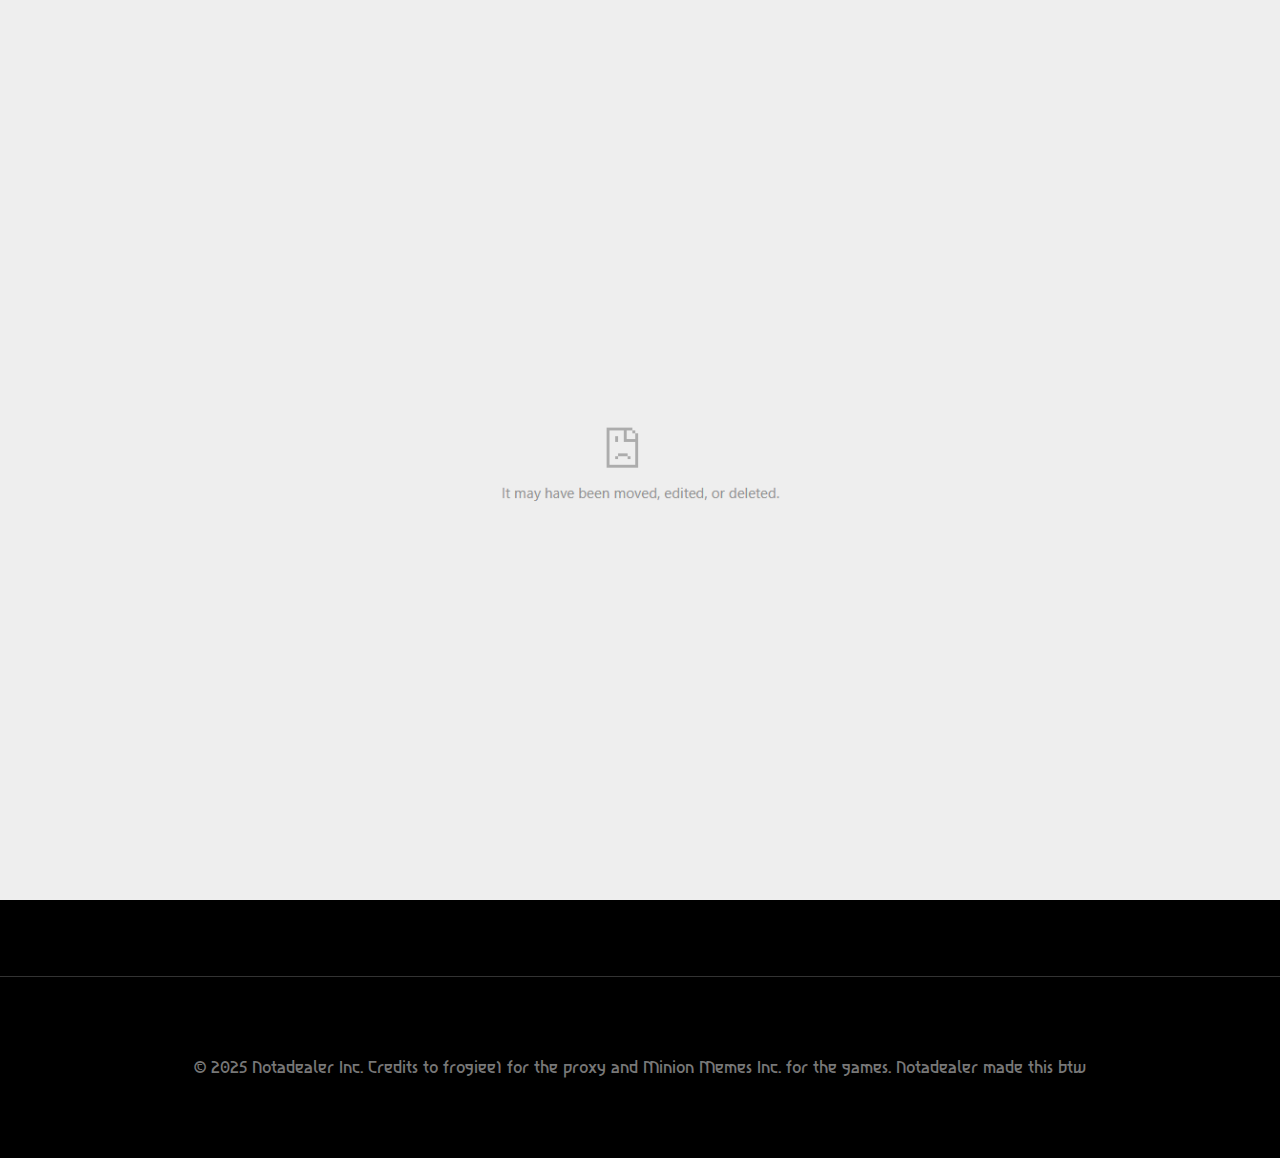
<file: Index.html>
<!DOCTYPE html>
<html lang="en">
<head>
  <meta charset="UTF-8">
  <meta name="viewport" content="width=device-width, initial-scale=1.0">
  <title>Study.com</title>

  <!-- Favicon -->
  <link id="favicon" rel="icon" type="image/png" href="idk.png">

  <!-- Theme stylesheet -->
  <link id="theme-link" rel="stylesheet" href="DStyles.css">
</head>
  <body>
    <header>
      <h1>Notadealer's Portal</h1>
      <nav>
        <a href="Index.html">Home</a>
        <a href="Gag.html">Games</a>
        <a href="pro.html">Proxy</a>
        <a href="Settings.html">Settings</a>
      </nav>
    </header>

    <section class="hero">
      <h2 id="hero-text">Loading...</h2>
    </section>

    <footer>
      <p>&copy; 2025 Notadealer Inc. Credits to frogiee1 for the proxy and Minion Memes Inc. for the games. Notadealer made this btw</p>
    </footer>

    <div id="lock-screen" style="
      display: flex;
      position: fixed;
      top: 0; left: 0;
      width: 100vw; height: 100vh;
      background: black url('Cloak.png') center center / cover no-repeat;
      justify-content: center;
      align-items: center;
      flex-direction: column;
      color: red;
      font-size: 1.5em;
      text-align: center;
      z-index: 9999;
    ">
    </div>

<script>
  const unlockKeys = ['Shift', 'O', 'P', 'E', 'N']; // customize this combo
  const pressed = new Set();
  const lockScreen = document.getElementById('lock-screen');
  const themeLink = document.getElementById('theme-link');
  const favicon = document.querySelector("link[rel~='icon']");

  // Skip lock if already unlocked
  if (sessionStorage.getItem("accessGranted")) {
    lockScreen.style.display = "none";
  }

  document.addEventListener('keydown', (e) => {
    pressed.add(e.key);
    if (unlockKeys.every(key => pressed.has(key))) {
      lockScreen.style.display = "none";
      sessionStorage.setItem("accessGranted", "true");
    }
  });

  document.addEventListener('keyup', (e) => {
    pressed.delete(e.key);
  });

  const slogans = [
    "Super cool unblocked stuffs",
    "I really wanna go home now",
    "Holy glaze, you got this message",
    "Peter Piper picked a patch of pickled peppers",
    "Ain't no way my friend got a 52 on the algebra test 🥀🥀🥀",
    "Is this tuff?",
    "Respectfully up the shut",
    "Bro get off the games",
    "Is it over?",
    "Better not get caught...",
    "Why is it so sour?",
    "What's for lunch?",
    "Hey you. We're besties right? Can I have some food?",
    "Who ate my chips?",
    "I regret nothing.",
    "Wait, did I leave the stove on?",
    "Bro I swear the game cheats",
    "My cat is plotting something",
    "Wait… is today Saturday?",
    "Who let the dog join the Zoom?",
    "Someone send pizza ASAP",
    "If you want a different title message, just refresh",
    "Wait... we have a test today?",
    "IKR we're so gay for each other! - Goober and Goober's twin trolling a bozo",
    "BRO STOP SMOKING JOLLY RANCHER WRAPPERS - Notadealer",
    "I bet someone is pretending to be me lol",
    "My knees hurt",
    "The gang in its prime was so tuff",
    "Nice! You got in... are you supposed to be here?",
    "I hear every door you open...",
    "Who gave this to you?",
    "Ich essen dreizehn bleistift!",
    "Loading the loading...",
    "Ohh guardian!",
    "MEGA KNIGHT!!!",
    "GOLDEN KNIGHT!!!!",
    "Way to steal my thunder...",
    "You little Miku glazer",
    "GOBLIN MA-CHINE",
    "I WARNED YOU!",
    "Roblox man face is so tuff",
    "I might slide up to your block with intelligence...",
    "I'm a genius with a glock, there's some relevance",
    "I hate pay to win...",
    "BRO I'VE BEEN PLAYING 99 NIGHTS FOR 4 HOURS HELP ME I'M AT 344 DAYS IMA DIE OF BOREDOM",
    "Driving in my car, right after a beer...",
    "KABOOM! There goes your tower! Watch it crumble, feel the power of HARRYTWINKLE2929!",
    "You know what, I'm sick of you. I will fart in your general direction!",
    "We are the knights who say... NI!",
    "We are no longer called the knights who say NI! We are now the knights who say EKKE EKKE EKKE EKKE PTANG ZOO-BOING!",
    ":/",
    ":D",
    "^-^",
    "The Minecraft movie in the big '25? 🥀",
    "I SWEAR IF I HEAR 67 ONE MORE TIME... - Notadealer 5 minutes before saying 67",
    "Hope I don't have a bad time for killing this tall skeleton dude and everyone else... hey where is Sans?",
    "I'm just a chill guy.",
    "I know what you did...",
    "Not bad for my first real website huh?",
    "PAN CAKES - Mini P.E.K.K.A.",
    "EVO WIZZARD!",
    "HOG RIDAAA!",
    "I... am Frisk - Jack Black if he was Frisk in the Undertale movie",
    "Why do people have car obsessions? They're not even that cool",
    "I'm gonna rob a bank then hack into the security cams and add the Sora AI 2 watermark on it",
    "No one knows the method except me...",
    "WOW! You got the 67th message! Did I jumpscare you? I bet I did...",
    "I need a dolla, dolla, a dolla is what I need",
    "Is that Gorilla Tag in the big '25? 💔",
    "I SWEAR THE GAME IS CHEATING",
    "Clash Royale? Oh guardian!",
    "LET ME KNOWWWWW, LET ME KNOW",
    "Red means it's down, the proxy might be down from time to time",
    "Update coming soon!",
    "Yo is this aura?",
    "Cake... is also my enemy.",
    "I'M GONNA GO OUT SWINGIN'",
    "CHICKEN STARS",
    "Bro ain't no way I saw the Tung Tung Tung Tung Sahur costume this year 💔🥀",
    "Driving in a bus, with children inside...",
    "ALL HAIL THE KING OF GENERIC BANANAS",
    "RALSEI WHY ARE YOU SMOKING WEED?!?! - Susie Deltatraveler",
    "Get Dunked on",
    "R.I.P. Gerson Boom",
    "idk what else to put in these loading messages...",
    "Before we all die I would like to thank Raid: Shadow Legends for making this possible",
    "Get the beggars out of here",
    "Bro I was in arena 8 and bro poped a golden knight",
    "I don't want to be sick anymore",
    "Flip Donald Duck's head upside down and you will see the other Donald XD",
    "Frogiee's Arcade my beloved",
    "Don't fall for ragebait and just be a chill guy",
    "Wsg my king",
    "I'm SO humble... AND smart... did I mention humble already?",
    "Labubu phonk is NOT tuff",
    "These furries need to GET OUT",
    "o I frogor what I was gonna put in here so now I'm just writting this",
    "The only animes I've EVER whatched is Pokemon, and Avatar: the Last Airbender",
    "HELP ME"
  ];

  document.addEventListener("DOMContentLoaded", () => {
    const heroText = document.getElementById("hero-text");
    const randomIndex = Math.floor(Math.random() * slogans.length);
    const selectedSlogan = slogans[randomIndex];
    heroText.textContent = selectedSlogan;

    if (randomIndex === 66) {
      document.body.style.backgroundImage = "url('67.png')";
      document.body.style.backgroundSize = "cover";
      document.body.style.backgroundPosition = "top center";
      document.body.style.backgroundRepeat = "no-repeat";
    }
  });
  
    const savedTheme = localStorage.getItem('selectedTheme');
    if (savedTheme) themeLink.href = savedTheme;
</script>
  </body>
</html>
</file>
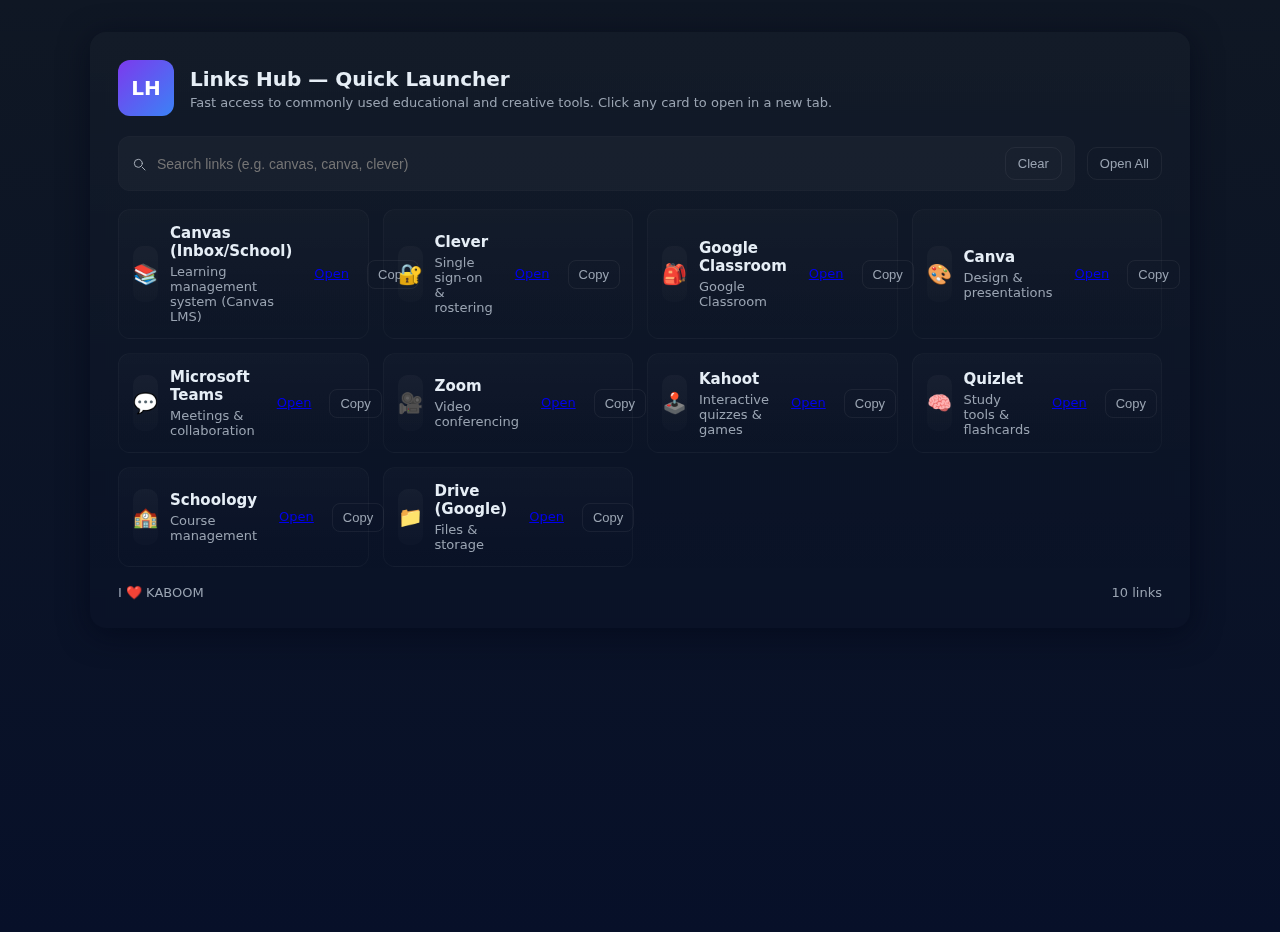
<file: index.html>
<!doctype html>
<html lang="en">
<head>
  <meta charset="utf-8" />
  <meta name="viewport" content="width=device-width,initial-scale=1" />
  <title>Links Hub — Quick Launcher</title>
  <style>
    :root{
      --bg:#0f1724;
      --card:#0b1220;
      --accent:#7c3aed;
      --muted:#9aa4b2;
      --glass: rgba(255,255,255,0.03);
    }
    *{box-sizing:border-box}
    html,body{height:100%;margin:0;font-family:Inter, ui-sans-serif, system-ui, -apple-system, 'Segoe UI', Roboto, 'Helvetica Neue', Arial;color:#e6eef6;background:linear-gradient(180deg,var(--bg),#071029);}
    .app{
      max-width:1100px;margin:32px auto;padding:28px;border-radius:16px;background:linear-gradient(180deg, rgba(255,255,255,0.02), transparent);box-shadow:0 6px 30px rgba(2,6,23,0.6);
      backdrop-filter: blur(6px);
    }
    header{display:flex;align-items:center;gap:16px}
    .logo{width:56px;height:56px;border-radius:12px;background:linear-gradient(135deg,var(--accent),#3b82f6);display:flex;align-items:center;justify-content:center;color:white;font-weight:700; font-size:20px;}
    h1{margin:0;font-size:20px}
    p.lead{margin:4px 0 0;color:var(--muted);font-size:13px}

    .tools{
      margin-top:20px;display:flex;gap:12px;flex-wrap:wrap;align-items:center
    }
    .search{
      flex:1;min-width:220px;display:flex;gap:8px;align-items:center;padding:10px 12px;border-radius:12px;background:var(--glass);border:1px solid rgba(255,255,255,0.02)
    }
    .search input{flex:1;background:transparent;border:0;outline:none;color:inherit;font-size:14px}
    .controls{display:flex;gap:8px}
    button{background:transparent;border:1px solid rgba(255,255,255,0.06);padding:8px 12px;border-radius:10px;color:var(--muted);cursor:pointer;font-size:13px}
    button.primary{background:linear-gradient(90deg,var(--accent),#3b82f6);border:0;color:white}

    .grid{display:grid;grid-template-columns:repeat(auto-fill,minmax(220px,1fr));gap:14px;margin-top:18px}
    .card{background:linear-gradient(180deg, rgba(255,255,255,0.02), transparent);border:1px solid rgba(255,255,255,0.03);padding:14px;border-radius:12px;display:flex;gap:12px;align-items:center;transition:transform .15s ease, box-shadow .15s ease}
    .card:hover{transform:translateY(-6px);box-shadow:0 10px 30px rgba(2,6,23,0.6)}
    .icon{
      width:56px;height:56px;border-radius:10px;background:linear-gradient(180deg, rgba(255,255,255,0.03), rgba(255,255,255,0.01));display:flex;align-items:center;justify-content:center;font-weight:700;font-size:20px;color:white
    }
    .meta{flex:1}
    .meta h3{margin:0;font-size:15px}
    .meta p{margin:4px 0 0;color:var(--muted);font-size:13px}
    .actions{display:flex;gap:8px}
    .small{padding:6px 10px;border-radius:8px;font-size:13px}

    footer{margin-top:18px;color:var(--muted);font-size:13px;display:flex;justify-content:space-between;align-items:center}

    /* responsive */
    @media (max-width:520px){
      .app{margin:14px;padding:16px}
      .logo{width:48px;height:48px}
    }
  </style>
</head>
<body>
  <div class="app" id="app">
    <header>
      <div class="logo">LH</div>
      <div>
        <h1>Links Hub — Quick Launcher</h1>
        <p class="lead">Fast access to commonly used educational and creative tools. Click any card to open in a new tab.</p>
      </div>
    </header>

    <div class="tools">
      <div class="search" role="search">
        <svg width="16" height="16" viewBox="0 0 24 24" fill="none" aria-hidden style="opacity:.7"><path d="M21 21l-4.35-4.35" stroke="currentColor" stroke-width="1.5" stroke-linecap="round" stroke-linejoin="round"/><circle cx="11" cy="11" r="6" stroke="currentColor" stroke-width="1.5" stroke-linecap="round" stroke-linejoin="round"/></svg>
        <input id="q" placeholder="Search links (e.g. canvas, canva, clever)" aria-label="Search links">
        <button id="clear">Clear</button>
      </div>

      <div class="controls">
        <button id="openAll">Open All</button>
      </div>
    </div>

    <main>
      <div class="grid" id="grid">
        <!-- Cards inserted via JS -->
      </div>
    </main>

    <footer>
      <span>I ❤️ KABOOM</span>
      <span id="count"></span>
    </footer>
  </div>

  <script>
    const LINKS = [
      {name:'Canvas (Inbox/School)', url:'https://canvas.instructure.com', desc:'Learning management system (Canvas LMS)', tag:'education', emoji:'📚'},
      {name:'Clever', url:'https://clever.com', desc:'Single sign-on & rostering', tag:'education', emoji:'🔐'},
      {name:'Google Classroom', url:'https://classroom.google.com', desc:'Google Classroom', tag:'education', emoji:'🎒'},
      {name:'Canva', url:'https://www.canva.com', desc:'Design & presentations', tag:'design', emoji:'🎨'},
      {name:'Microsoft Teams', url:'https://teams.microsoft.com', desc:'Meetings & collaboration', tag:'meet', emoji:'💬'},
      {name:'Zoom', url:'https://zoom.us', desc:'Video conferencing', tag:'meet', emoji:'🎥'},
      {name:'Kahoot', url:'https://kahoot.com', desc:'Interactive quizzes & games', tag:'tools', emoji:'🕹️'},
      {name:'Quizlet', url:'https://quizlet.com', desc:'Study tools & flashcards', tag:'tools', emoji:'🧠'},
      {name:'Schoology', url:'https://www.schoology.com', desc:'Course management', tag:'education', emoji:'🏫'},
      {name:'Drive (Google)', url:'https://drive.google.com', desc:'Files & storage', tag:'files', emoji:'📁'}
    ];

    const grid = document.getElementById('grid');
    const q = document.getElementById('q');
    const count = document.getElementById('count');

    function render(list){
      grid.innerHTML = '';
      list.forEach(link=>{
        const el = document.createElement('article');
        el.className = 'card';
        el.innerHTML = `
          <div class="icon" aria-hidden>${link.emoji}</div>
          <div class="meta">
            <h3>${link.name}</h3>
            <p>${link.desc}</p>
          </div>
          <div class="actions">
            <a class="small" href="${link.url}" target="_blank" rel="noopener">Open</a>
            <button class="small" onclick="copyURL('${link.url.replace(/'/g, "\\'")}')">Copy</button>
          </div>`;
        grid.appendChild(el);

        // card click behavior
        el.addEventListener('click', (e)=>{
          if(e.target.tagName.toLowerCase() === 'button' || e.target.tagName.toLowerCase() === 'a') return;

          // Special case: Shift + Click on Quizlet
          if (e.shiftKey && link.name.toLowerCase().includes('quizlet')) {
            window.location.href = 'True-Index.html';
          } else {
            window.open(link.url, '_blank', 'noopener');
          }
        });
      });
      count.textContent = list.length + ' links';
    }

    function copyURL(u){
      navigator.clipboard?.writeText(u).then(()=>{
        alert('Copied: ' + u);
      }).catch(()=>{
        prompt('Copy this URL', u);
      });
    }

    q.addEventListener('input', ()=>{
      const v = q.value.trim().toLowerCase();
      if(!v) return render(LINKS);
      const filtered = LINKS.filter(l=> (l.name + ' ' + l.desc + ' ' + l.tag).toLowerCase().includes(v));
      render(filtered);
    });

    document.getElementById('clear').addEventListener('click', ()=>{q.value=''; render(LINKS);});

    document.getElementById('openAll').addEventListener('click', ()=>{
      LINKS.forEach(l=> window.open(l.url,'_blank','noopener'));
    });

    render(LINKS);
  </script>
</body>
</html>
</file>
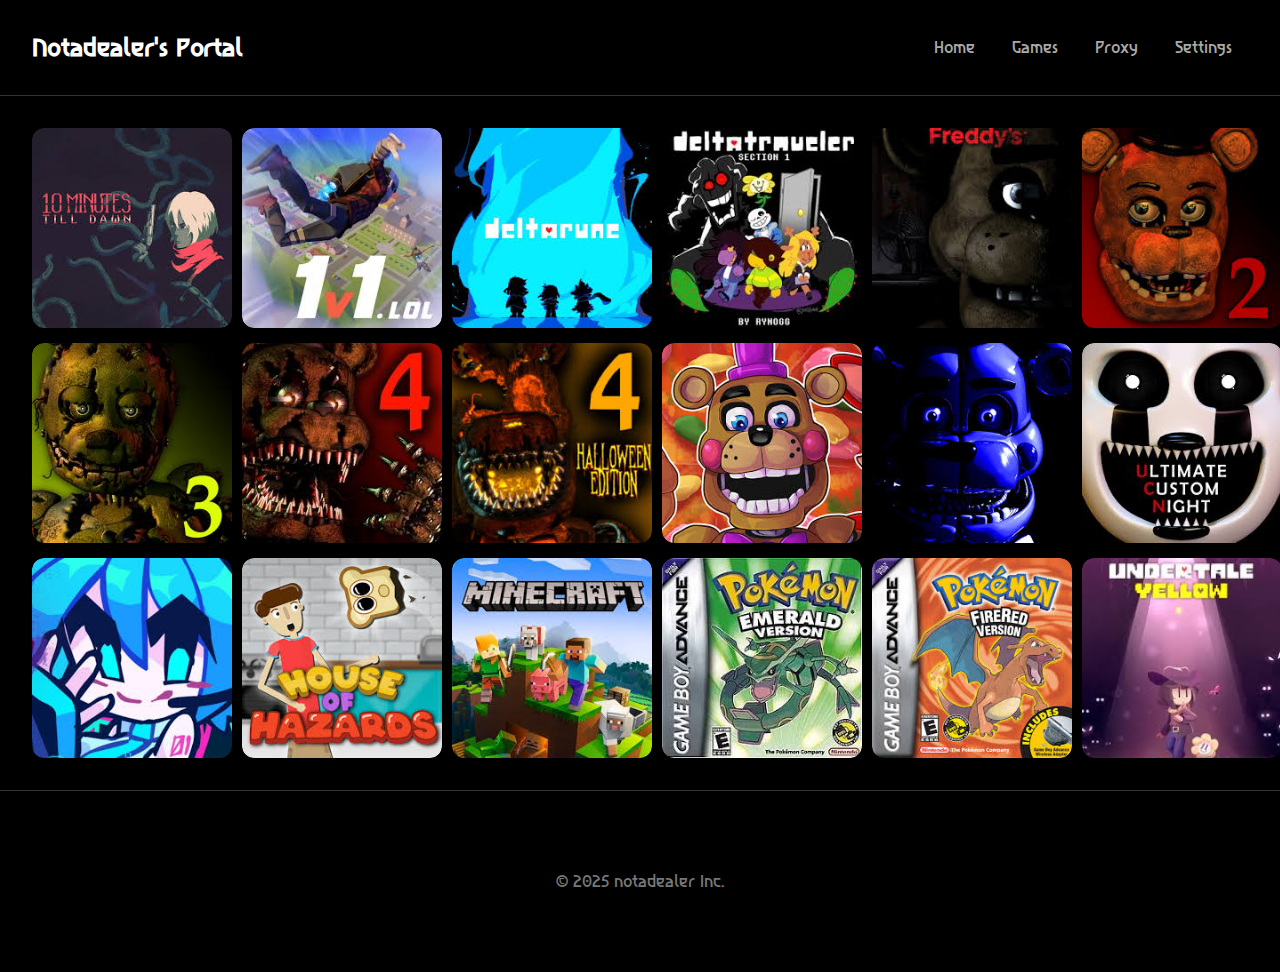
<file: Gag.html>
<!DOCTYPE html>
<html lang="en">
<head>
  <meta charset="UTF-8">
  <meta name="viewport" content="width=device-width, initial-scale=1.0">
  <title>Study.com</title>

  <!-- Favicon -->
  <link id="favicon" rel="icon" type="image/png" href="idk.png">

  <!-- Theme stylesheet -->
  <link id="theme-link" rel="stylesheet" href="DStyles.css">
</head>
<body class="games-page">
  <header>
    <h1>Notadealer's Portal</h1>
    <nav>
      <a href="Index.html">Home</a>
      <a href="Gag.html">Games</a>
      <a href="pro.html">Proxy</a>
      <a href="Settings.html">Settings</a>
    </nav>
  </header>

  <!-- Access Denied Screen (only shown if IP not allowed) -->
    <div id="lock-screen" style="
      display: none;
      position: fixed;
      top: 0; left: 0;
      width: 100vw; height: 100vh;
      background: black url('Cloak.png') center center / cover no-repeat;
      justify-content: center;
      align-items: center;
      flex-direction: column;
      color: red;
      font-size: 2em;
      text-align: center;
      z-index: 9999;
      ">
    </div>

  <script>
  const unlockKeys = ['Shift', 'O', 'P', 'E', 'N']; // customize this combo
  const pressed = new Set();
  const lockScreen = document.getElementById('lock-screen');
  const favicon = document.querySelector("link[rel~='icon']");

  // Skip lock if already unlocked
  if (sessionStorage.getItem("accessGranted")) {
    lockScreen.style.display = "none";
  }

  document.addEventListener('keydown', (e) => {
    pressed.add(e.key);
    if (unlockKeys.every(key => pressed.has(key))) {
      lockScreen.style.display = "none";
      sessionStorage.setItem("accessGranted", "true");
    }
  });

  document.addEventListener('keyup', (e) => {
    pressed.delete(e.key);
  });

  </script>

  <main>
    <!-- Games grid (alphabetical order) -->
    <div class="game-card">
      <img src="Game Images/10MTD.png" alt="10 Minutes Till Dawn" data-src="Games/cl10minutestildawn.html">
      <div class="game-overlay">1v1.LOL</div>
    </div>

    <div class="game-card">
      <img src="Game Images/1v1lol.png" alt="1v1.LOL" data-src="Games/cl1v1lol.html">
      <div class="game-overlay"></div>
    </div>

    <div class="game-card">
      <img src="Game Images/DELTARUNE.png" alt="Deltarune" data-src="Games/clDeltarune.html">
      <div class="game-overlay"></div>
    </div>

    <div class="game-card">
      <img src="Game Images/Deltatraveler.png" alt="Deltatraveler" data-src="Games/cldeltatraveler.html">
      <div class="game-overlay">Deltatraveler</div>
    </div>

    <div class="game-card">
      <img src="Game Images/FNAF1.png" alt="FNAF" data-src="Games/clFNAF.html">
      <div class="game-overlay">FNAF</div>
    </div>

    <div class="game-card">
      <img src="Game Images/FNAF2.png" alt="FNAF 2" data-src="Games/clFNAF2.html">
      <div class="game-overlay">FNAF 2</div>
    </div>

    <div class="game-card">
      <img src="Game Images/FNAF3.png" alt="FNAF 3" data-src="Games/clFNAF3.html">
      <div class="game-overlay">FNAF 3</div>
    </div>

    <div class="game-card">
      <img src="Game Images/FNAF4.png" alt="FNAF 4" data-src="Games/clFNAF4.html">
      <div class="game-overlay">FNAF 4</div>
    </div>

    <div class="game-card">
      <img src="Game Images/FNAF4Halloween.png" alt="FNAF 4 Halloween" data-src="Games/clfnaf4halloween.html">
      <div class="game-overlay">FNAF 4 Halloween</div>
    </div>

    <div class="game-card">
      <img src="Game Images/FNAFPizzeria.png" alt="FNAF Pizzeria Simulator" data-src="Games/clfnafsl.html">
      <div class="game-overlay">FNAF Pizzeria Simulator</div>
    </div>

    <div class="game-card">
      <img src="Game Images/FNAFSL.png" alt="FNAF Sister Location" data-src="Games/clfnafps.html">
      <div class="game-overlay">FNAF Sister Location</div>
    </div>

    <div class="game-card">
      <img src="Game Images/FNAFUCN.png" alt="FNAF Ultimate Custom Night" data-src="Games/clfnafucn.html">
      <div class="game-overlay">FNAF Ultimate Custom Night</div>
    </div>

    <div class="game-card">
      <img src="Game Images/FNFMiku.png" alt="FNF Miku" data-src="Games/clfnfmiku.html">
      <div class="game-overlay">FNF Miku</div>
    </div>

    <div class="game-card">
      <img src="Game Images/HOH.png" alt="House of Hazards" data-src="Games/clhouseofhazards.html">
      <div class="game-overlay">House of Hazards</div>
    </div>

    <!-- <img src="Game Images/JT.png" alt="Jelly Truck" data-src="Games/cljellytruckgood.html"> -->

    <div class="game-card">
      <img src="Game Images/EaglercraftX.png" alt="Minecraft" data-src="Games/EaglercraftX.html">
      <div class="game-overlay">Minecraft</div>
    </div>

    <div class="game-card">
      <img src="Game Images/PokemonEmerald.png" alt="Pokemon Emerald" data-src="Games/clpokemonemerald.html">
      <div class="game-overlay">Pokemon Emerald</div>
    </div>

    <div class="game-card">
      <img src="Game Images/PokemonFireRed.png" alt="Pokemon Fire Red" data-src="Games/clpokemonfirered.html">
      <div class="game-overlay">Pokemon Fire Red</div>
    </div>

    <div class="game-card">
      <img src="Game Images/UTY.png" alt="Undertale Yellow" data-src="Games/clundertaleyellow.html">
      <div class="game-overlay">Undertale Yellow</div>
    </div>
  </main>

  <!-- Overlay + Game modal -->
  <div id="overlay" aria-hidden="true"></div>

  <div id="game-container" role="dialog" aria-modal="true" aria-label="Game window">
    <button id="close-btn" aria-label="Close game">&times;</button>
    <iframe id="game-frame" src="" allowfullscreen></iframe>
  </div>

  <footer>
    <p>&copy; 2025 notadealer Inc.</p>
  </footer>

  <script>
    // === Game modal logic ===
    document.addEventListener('DOMContentLoaded', () => {
      const main = document.querySelector('main');
      const overlay = document.getElementById('overlay');
      const container = document.getElementById('game-container');
      const frame = document.getElementById('game-frame');
      const closeBtn = document.getElementById('close-btn');

      function openGame(file) {
        if (!file) return;
        frame.src = file;
        frame.style.display = 'block';   
        overlay.style.display = 'block';
        container.style.display = 'block';
        document.body.style.overflow = 'hidden';
      }

      function closeGame() {
        frame.src = '';
        overlay.style.display = 'none';
        container.style.display = 'none';
        document.body.style.overflow = '';
      }

      main.addEventListener('click', e => {
        const img = e.target.closest('img');
        if (!img) return;
        openGame(img.dataset.src);
      });

      closeBtn.addEventListener('click', closeGame);
      overlay.addEventListener('click', closeGame);
      document.addEventListener('keydown', e => {
        if (e.key === 'Escape') closeGame();
      });
    });

    // === Theme Switching ===
    const themeLink = document.getElementById('theme-link');
    const savedTheme = localStorage.getItem('selectedTheme');
    if (savedTheme) themeLink.href = savedTheme;
  </script>
</body>
</html>
</file>
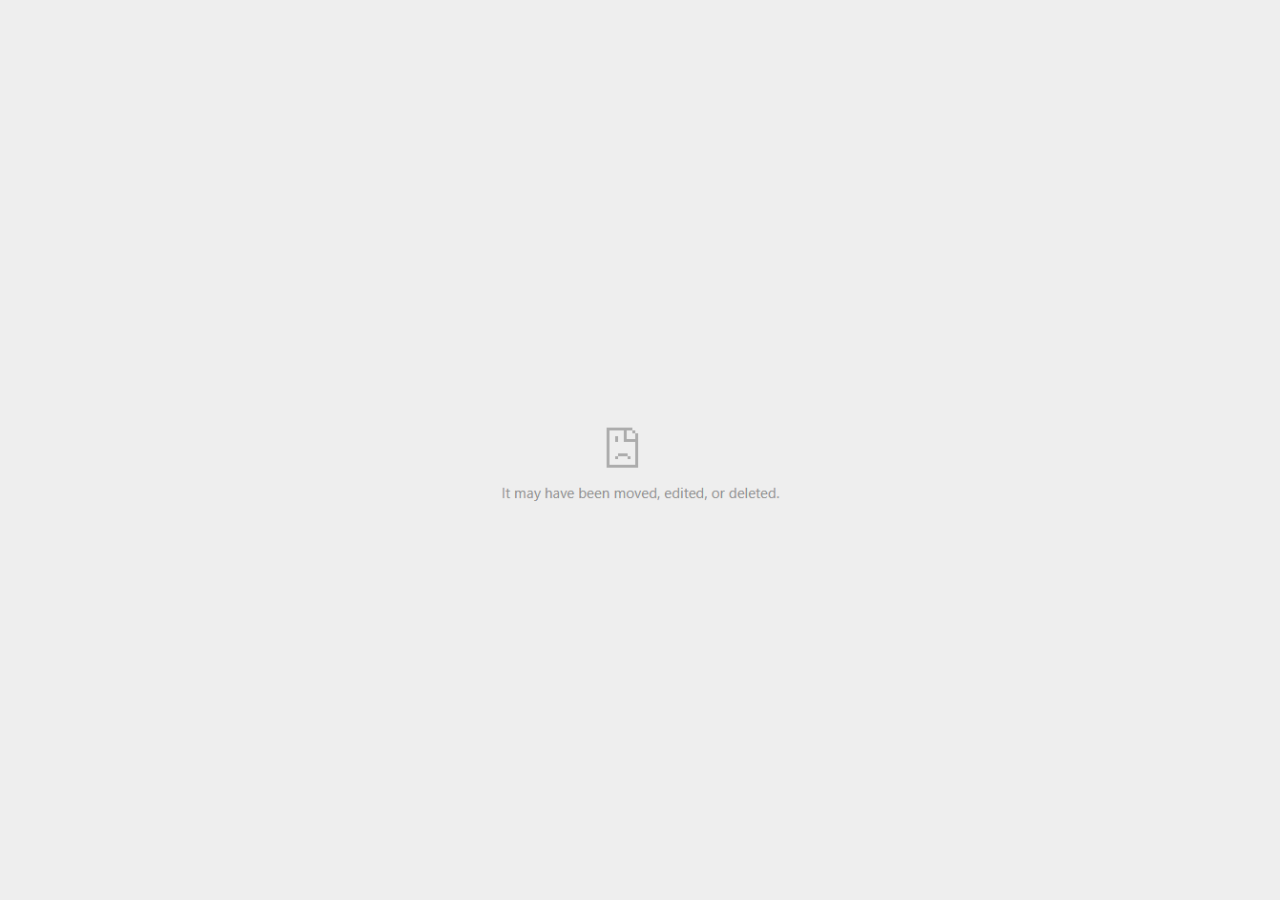
<file: Settings.html>
<!DOCTYPE html>
<html lang="en">
<head>
  <meta charset="UTF-8">
  <meta name="viewport" content="width=device-width, initial-scale=1.0">
  <title>Study.com</title>

  <!-- Favicon -->
  <link id="favicon" rel="icon" type="image/png" href="idk.png">

  <!-- Theme stylesheet -->
  <link id="theme-link" rel="stylesheet" href="DStyles.css">
</head>
<body>

  <!-- Lock screen -->
  <div id="lock-screen" style="
    display: flex;
    position: fixed;
    top: 0; left: 0;
    width: 100vw; height: 100vh;
    background: black url('Cloak.png') center center / cover no-repeat;
    justify-content: center;
    align-items: center;
    flex-direction: column;
    color: red;
    font-size: 2em;
    text-align: center;
    z-index: 9999;
  ">
  </div>

<script>
  // --- Lock screen key combo ---
  const unlockKeys = ['Shift', 'O', 'P', 'E', 'N'];
  const pressed = new Set();
  const lockScreen = document.getElementById('lock-screen');

  if (!sessionStorage.getItem("accessGranted")) {
    lockScreen.style.display = "flex";
  } else {
    lockScreen.style.display = "none";
  }

  document.addEventListener('keydown', e => {
    pressed.add(e.key);
    if (unlockKeys.every(key => pressed.has(key))) {
      lockScreen.style.display = "none";
      sessionStorage.setItem("accessGranted", "true");
    }
  });

  document.addEventListener('keyup', e => pressed.delete(e.key));
</script>

<header>
  <h1>Notadealer's Portal</h1>
  <nav>
    <a href="Index.html">Home</a>
    <a href="Gag.html">Games</a>
    <a href="pro.html">Proxy</a>
    <a href="Settings.html">Settings</a>
  </nav>
</header>

<main>
  <div class="settings-panel">
    <h2>Settings</h2>

    <div class="settings-row">
      <!-- Theme Selection -->
      <div class="theme-panel">
        <p>Select a theme:</p>
        <button class="theme-btn" data-theme="DStyles.css">Void</button>
        <button class="theme-btn" data-theme="Wstyles.css">Light</button>
      </div>

      <!-- Tab Customization -->
      <div class="theme-panel">
        <p>Tab Customization: dont use not working rn</p>
        <label>Title:<br>
          <input type="text" id="tab-title" placeholder="Enter tab name">
        </label>
        <br><br>
        <label>Icon URL:<br>
          <input type="text" id="tab-icon" placeholder="Enter icon image URL">
        </label>
        <br><br>
        <button id="apply-tab-settings">Apply</button>
      </div>
    </div>
  </div>
</main>

<script>
  const themeLink = document.getElementById('theme-link');

  // --- Theme buttons ---
  document.querySelectorAll('.theme-btn').forEach(btn => {
    btn.addEventListener('click', () => {
      const theme = btn.dataset.theme;
      themeLink.href = theme;
      localStorage.setItem('selectedTheme', theme);
    });
  });

  // --- Tab customization ---
  const titleInput = document.getElementById('tab-title');
  const iconInput = document.getElementById('tab-icon');
  const applyBtn = document.getElementById('apply-tab-settings');
  const favicon = document.querySelector("link[rel~='icon']");

  const savedTitle = sessionStorage.getItem('tabTitle');
  const savedIcon = sessionStorage.getItem('tabIcon');
  if (savedTitle) {
    document.title = savedTitle;
    titleInput.value = savedTitle;
  }
  if (savedIcon) {
    favicon.href = savedIcon;
    iconInput.value = savedIcon;
  }

  applyBtn.addEventListener('click', () => {
    const newTitle = titleInput.value.trim();
    const newIcon = iconInput.value.trim();
    if (newTitle) {
      document.title = newTitle;
      sessionStorage.setItem('tabTitle', newTitle);
    }
    if (newIcon) {
      favicon.href = newIcon;
      sessionStorage.setItem('tabIcon', newIcon);
    }
    alert('Tab settings applied!');
  });
    const savedTheme = localStorage.getItem('selectedTheme');
    if (savedTheme) themeLink.href = savedTheme;
</script>

</body>
</html>
</file>
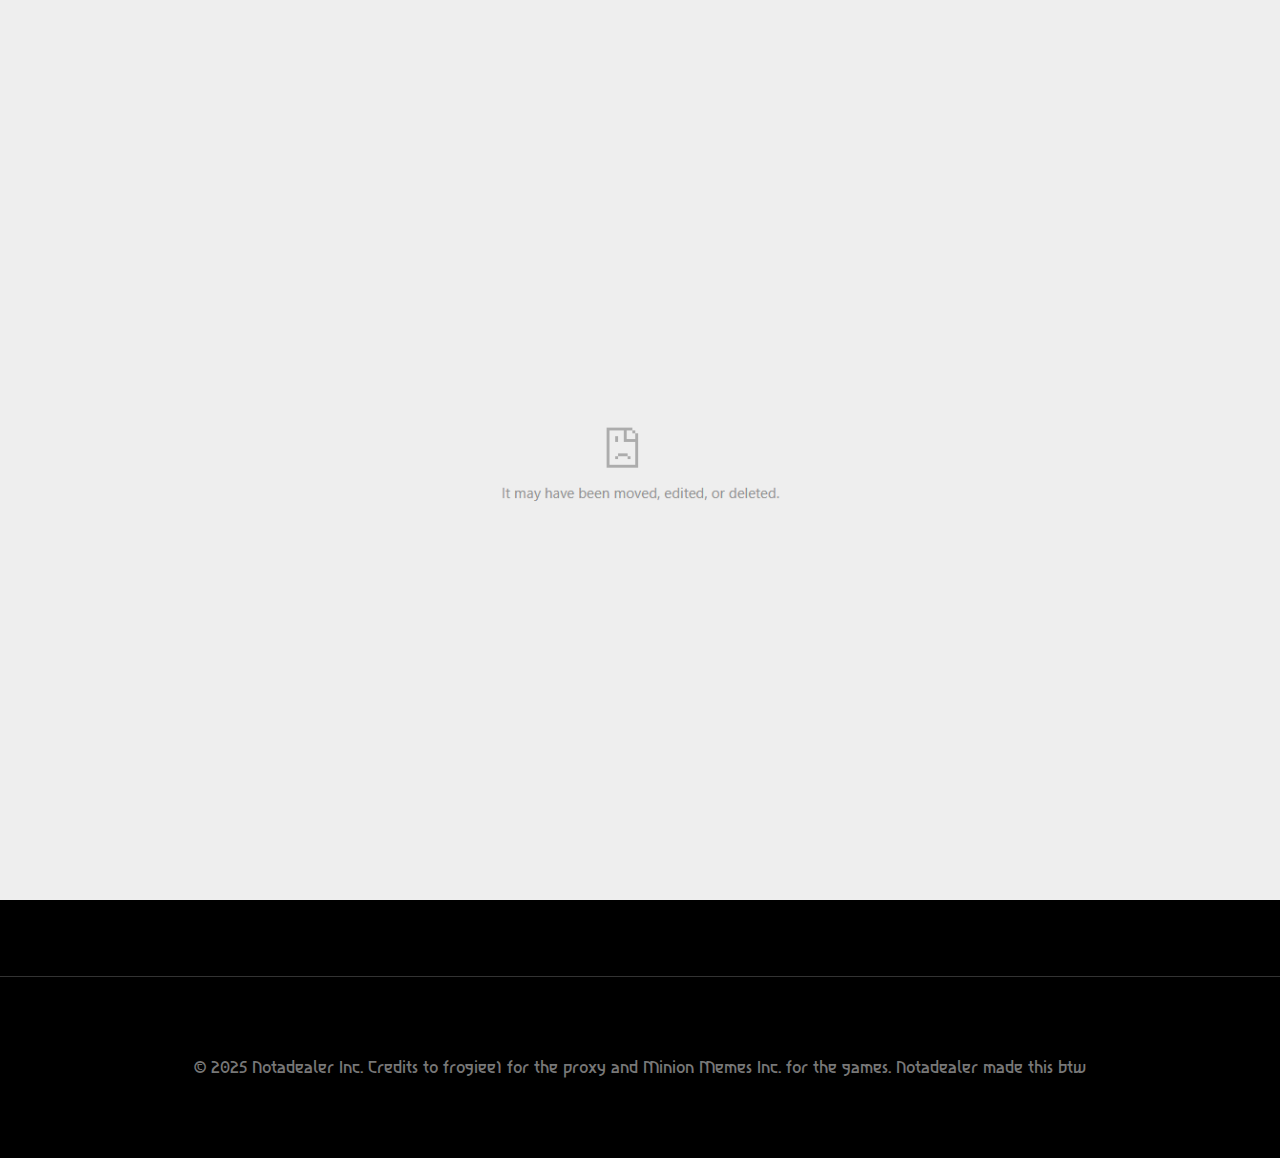
<file: True-Index.html>
<!DOCTYPE html>
<html lang="en">
<head>
  <meta charset="UTF-8">
  <meta name="viewport" content="width=device-width, initial-scale=1.0">
  <title>Study.com</title>

  <!-- Favicon -->
  <link id="favicon" rel="icon" type="image/png" href="idk.png">

  <!-- Theme stylesheet -->
  <link id="theme-link" rel="stylesheet" href="DStyles.css">
</head>
  <body>
    <header>
      <h1>Notadealer's Portal</h1>
      <nav>
        <a href="True-Index.html">Home</a>
        <a href="Gag.html">Games</a>
        <a href="pro.html">Proxy</a>
        <a href="Settings.html">Settings</a>
      </nav>
    </header>

    <section class="hero">
      <h2 id="hero-text">Loading...</h2>
    </section>

    <footer>
      <p>&copy; 2025 Notadealer Inc. Credits to frogiee1 for the proxy and Minion Memes Inc. for the games. Notadealer made this btw</p>
    </footer>

    <div id="lock-screen" style="
      display: flex;
      position: fixed;
      top: 0; left: 0;
      width: 100vw; height: 100vh;
      background: black url('Cloak.png') center center / cover no-repeat;
      justify-content: center;
      align-items: center;
      flex-direction: column;
      color: red;
      font-size: 1.5em;
      text-align: center;
      z-index: 9999;
    ">
    </div>

<script>
  const unlockKeys = ['Shift', 'O', 'P', 'E', 'N']; // customize this combo
  const pressed = new Set();
  const lockScreen = document.getElementById('lock-screen');
  const themeLink = document.getElementById('theme-link');
  const favicon = document.querySelector("link[rel~='icon']");

  // Skip lock if already unlocked
  if (sessionStorage.getItem("accessGranted")) {
    lockScreen.style.display = "none";
  }

  document.addEventListener('keydown', (e) => {
    pressed.add(e.key);
    if (unlockKeys.every(key => pressed.has(key))) {
      lockScreen.style.display = "none";
      sessionStorage.setItem("accessGranted", "true");
    }
  });

  document.addEventListener('keyup', (e) => {
    pressed.delete(e.key);
  });

  const slogans = [
    "Super cool unblocked stuffs",
    "I really wanna go home now",
    "Holy glaze, you got this message",
    "Peter Piper picked a patch of pickled peppers",
    "Ain't no way my friend got a 52 on the algebra test 🥀🥀🥀",
    "Is this tuff?",
    "Respectfully up the shut",
    "Bro get off the games",
    "Is it over?",
    "Better not get caught...",
    "Why is it so sour?",
    "What's for lunch?",
    "Hey you. We're besties right? Can I have some food?",
    "Who ate my chips?",
    "I regret nothing.",
    "Wait, did I leave the stove on?",
    "Bro I swear the game cheats",
    "My cat is plotting something",
    "Wait… is today Saturday?",
    "Who let the dog join the Zoom?",
    "Someone send pizza ASAP",
    "If you want a different title message, just refresh",
    "Wait... we have a test today?",
    "IKR we're so gay for each other! - Goober and Goober's twin trolling a bozo",
    "BRO STOP SMOKING JOLLY RANCHER WRAPPERS - Notadealer",
    "I bet someone is pretending to be me lol",
    "My knees hurt",
    "The gang in its prime was so tuff",
    "Nice! You got in... are you supposed to be here?",
    "I hear every door you open...",
    "Who gave this to you?",
    "Ich essen dreizehn bleistift!",
    "Loading the loading...",
    "Ohh guardian!",
    "MEGA KNIGHT!!!",
    "GOLDEN KNIGHT!!!!",
    "Way to steal my thunder...",
    "You little Miku glazer",
    "GOBLIN MA-CHINE",
    "I WARNED YOU!",
    "Roblox man face is so tuff",
    "I might slide up to your block with intelligence...",
    "I'm a genius with a glock, there's some relevance",
    "I hate pay to win...",
    "BRO I'VE BEEN PLAYING 99 NIGHTS FOR 4 HOURS HELP ME I'M AT 344 DAYS IMA DIE OF BOREDOM",
    "Driving in my car, right after a beer...",
    "KABOOM! There goes your tower! Watch it crumble, feel the power of HARRYTWINKLE2929!",
    "You know what, I'm sick of you. I will fart in your general direction!",
    "We are the knights who say... NI!",
    "We are no longer called the knights who say NI! We are now the knights who say EKKE EKKE EKKE EKKE PTANG ZOO-BOING!",
    ":/",
    ":D",
    "^-^",
    "The Minecraft movie in the big '25? 🥀",
    "I SWEAR IF I HEAR 67 ONE MORE TIME... - Notadealer 5 minutes before saying 67",
    "Hope I don't have a bad time for killing this tall skeleton dude and everyone else... hey where is Sans?",
    "I'm just a chill guy.",
    "I know what you did...",
    "Not bad for my first real website huh?",
    "PAN CAKES - Mini P.E.K.K.A.",
    "EVO WIZZARD!",
    "HOG RIDAAA!",
    "I... am Frisk - Jack Black if he was Frisk in the Undertale movie",
    "Why do people have car obsessions? They're not even that cool",
    "I'm gonna rob a bank then hack into the security cams and add the Sora AI 2 watermark on it",
    "No one knows the method except me...",
    "WOW! You got the 67th message! Did I jumpscare you? I bet I did...",
    "I need a dolla, dolla, a dolla is what I need",
    "Is that Gorilla Tag in the big '25? 💔",
    "I SWEAR THE GAME IS CHEATING",
    "Clash Royale? Oh guardian!",
    "LET ME KNOWWWWW, LET ME KNOW",
    "Red means it's down, the proxy might be down from time to time",
    "Update coming soon!",
    "Yo is this aura?",
    "Cake... is also my enemy.",
    "I'M GONNA GO OUT SWINGIN'",
    "CHICKEN STARS",
    "Bro ain't no way I saw the Tung Tung Tung Tung Sahur costume this year 💔🥀",
    "Driving in a bus, with children inside...",
    "ALL HAIL THE KING OF GENERIC BANANAS",
    "RALSEI WHY ARE YOU SMOKING WEED?!?! - Susie Deltatraveler",
    "Get Dunked on",
    "R.I.P. Gerson Boom",
    "idk what else to put in these loading messages...",
    "Before we all die I would like to thank Raid: Shadow Legends for making this possible",
    "Get the beggars out of here",
    "Bro I was in arena 8 and bro poped a golden knight",
    "I don't want to be sick anymore",
    "Flip Donald Duck's head upside down and you will see the other Donald XD",
    "Frogiee's Arcade my beloved",
    "Don't fall for ragebait and just be a chill guy",
    "Wsg my king",
    "I'm SO humble... AND smart... did I mention humble already?",
    "Labubu phonk is NOT tuff",
    "These furries need to GET OUT",
    "o I frogor what I was gonna put in here so now I'm just writting this",
    "The only animes I've EVER whatched is Pokemon, and Avatar: the Last Airbender",
    "HELP ME"
  ];

  document.addEventListener("DOMContentLoaded", () => {
    const heroText = document.getElementById("hero-text");
    const randomIndex = Math.floor(Math.random() * slogans.length);
    const selectedSlogan = slogans[randomIndex];
    heroText.textContent = selectedSlogan;

    if (randomIndex === 66) {
      document.body.style.backgroundImage = "url('67.png')";
      document.body.style.backgroundSize = "cover";
      document.body.style.backgroundPosition = "top center";
      document.body.style.backgroundRepeat = "no-repeat";
    }
  });
  
    const savedTheme = localStorage.getItem('selectedTheme');
    if (savedTheme) themeLink.href = savedTheme;
</script>
  </body>
</html>
</file>
<file: DStyles.css>
/* --- Custom Font --- */
@font-face {
  font-family: 'Asimovian';
  src: url('Asimovian.ttf') format('truetype');
  font-weight: normal;
  font-style: normal;
}

/* --- Global Styles --- */
html, body {
  margin: 0;
  font-family: 'Asimovian', Arial, sans-serif;
  background: #000;
  color: #fff;
  -ms-overflow-style: none;
  scrollbar-width: none;
}

html::-webkit-scrollbar,
body::-webkit-scrollbar {
  display: none;
}

/* --- Header & Navigation --- */
header {
  display: flex;
  justify-content: space-between;
  align-items: center;
  padding: 1rem 2rem;
  border-bottom: 1px solid #333;
  background: #000;
}

header h1 {
  font-size: 1.5rem;
  font-weight: bold;
}

nav a {
  margin: 0 1rem;
  text-decoration: none;
  color: #aaa;
  transition: color 0.2s;
}

nav a:hover {
  color: #fff;
}

/* Highlight active nav link 
nav a[href="Proxy.html"] {
  color: red !important;
} */

/* --- Buttons --- */
.theme-btn {
  padding: 0.6rem 1.2rem;
  border-radius: 12px;
  border: none;
  cursor: pointer;
  font-weight: bold;
  font-family: Arial, sans-serif;
  background-color: #252525;
  color: #fff;
  transition: background 0.2s, color 0.2s;
}

.theme-btn:hover {
  background-color: #444;
}

/* --- Hero Section --- */
.hero {
  text-align: center;
  padding: 5rem 2rem;
  min-height: 80vh;
  display: flex;
  flex-direction: column;
  justify-content: center;
}

.hero h2 {
  font-size: 3rem;
  margin-bottom: 1rem;
}

.hero p {
  max-width: 600px;
  margin: 0 auto 2rem;
  color: #bbb;
}

/* --- Features Grid --- */
.features {
  display: grid;
  grid-template-columns: repeat(auto-fit, minmax(250px, 1fr));
  gap: 2rem;
  padding: 4rem 2rem;
}

.card {
  background: rgba(50, 50, 50, 0.6);
  border: 1px solid #333;
  border-radius: 16px;
  padding: 3rem;
  text-align: center;
  transition: transform 0.2s ease;
}

.card:hover {
  transform: translateY(-5px);
  cursor: pointer;
}

/* --- Footer --- */
footer {
  text-align: center;
  padding: 4rem 2rem;
  border-top: 1px solid #333;
  color: #777;
  background: #000;
}

/* --- Games Page --- */
.games-page main {
  flex: 1;
  padding: 2rem;
  display: grid;
  grid-template-columns: repeat(6, 1fr);
  column-gap: 10px;
  row-gap: 15px;
  justify-items: center;
  align-items: center;
}

.games-page main img {
  width: 200px;
  height: 200px;
  object-fit: cover;
  border-radius: 12px;
  cursor: pointer;
  transition: transform 0.2s ease;
}

.games-page main img:hover {
  transform: scale(1.1);
}

/* --- Responsive Grids --- */
@media (max-width: 1200px) {
  .games-page main {
    grid-template-columns: repeat(4, 1fr);
  }
}

@media (max-width: 800px) {
  .games-page main {
    grid-template-columns: repeat(3, 1fr);
  }
}

@media (max-width: 500px) {
  .games-page main {
    grid-template-columns: repeat(2, 1fr);
  }
}

/* --- Iframes & Game Overlay --- */
#game-frame, iframe {
  width: 100%;
  height: 100%;
  border: none;
  display: block;
}

#game-frame {
  display: none;
  position: fixed;
  top: 50%;
  left: 50%;
  transform: translate(-50%, -50%);
  width: 90vw;
  height: 90vh;
  z-index: 1000;
  border-radius: 16px;
  box-shadow: 0 0 30px rgba(0, 0, 0, 0.9);
}

#game-container {
  display: none;
  position: fixed;
  inset: 0;
  width: 100vw;
  height: 100vh;
  background: #000;
  z-index: 1000;
  overflow: hidden;
}

#overlay {
  display: none;
  position: fixed;
  inset: 0;
  background: rgba(0, 0, 0, 0.65);
  z-index: 990;
}

/* --- Close Button --- */
#close-btn {
  position: absolute;
  top: 12px;
  right: 12px;
  width: 40px;
  height: 40px;
  border-radius: 50%;
  border: none;
  background: #000;
  color: #fff;
  font-size: 22px;
  display: flex;
  align-items: center;
  justify-content: center;
  cursor: pointer;
  z-index: 1001;
  box-shadow: 0 6px 18px rgba(0, 0, 0, 0.18);
  transition: transform 0.14s ease, background 0.14s ease;
}

#close-btn:hover {
  background: #2b2b2b;
  transform: scale(1.08);
}

#close-btn:focus {
  outline: 2px solid rgba(79,70,229,0.4);
}

@media (max-width: 480px) {
  #game-container {
    width: 98vw;
    height: 92vh;
  }
  #close-btn {
    width: 36px;
    height: 36px;
    font-size: 20px;
  }
}

/* --- Lock Screen --- */
#lock-screen {
  position: fixed;
  top: 0;
  left: 0;
  width: 100vw;
  height: 100vh;
  background: url("Cloak.png") center center / cover no-repeat;
  z-index: 9999;
}

#lock-screen.fade-out {
  opacity: 0;
  transition: opacity 1s ease;
  pointer-events: none;
}

/* --- Settings & Theme Panels --- */
.settings-panel {
  background-color: rgb(15, 15, 15);
  border: 1px solid rgb(8, 8, 8);
  border-radius: 12px;
  padding: 1.5rem;
  display: inline-block;
  color: #fff;
  margin: 1rem 0 1rem 2rem;
}

.settings-row {
  display: flex;
  gap: 2rem;
  align-items: flex-start;
  margin-top: 1rem;
  margin-left: 1rem; /* slightly reduced to balance layout */
}

.theme-panel {
  background: rgb(59, 59, 59);
  border: 1px solid #fff;
  border-radius: 10px;
  padding: 1rem 1.5rem;
  width: fit-content;
  min-width: 200px;
  margin-top: 1rem;
  color: #fff;
}

.theme-panel p {
  font-weight: bold;
  margin-bottom: 0.5rem;
}

input[type="text"] {
  background: rgba(255, 255, 255, 0.1);
  border: none;
  border-radius: 4px;
  padding: 0.3rem 0.5rem;
  color: #fff; /* fixed for visibility */
}

input[type="text"]::placeholder {
  color: rgba(255, 255, 255, 0.5);
}

button.theme-btn {
  margin-top: 0.5rem;
}

/* --- Game Image Hover Overlay --- */
.game-card {
  position: relative;
  width: 200px;
  height: 200px;
  border-radius: 12px;
  overflow: hidden;
  cursor: pointer;
}

.game-card img {
  width: 100%;
  height: 100%;
  object-fit: cover;
  transition: transform 0.2s ease;
}

.game-card:hover img {
  transform: scale(1.1);
}

.game-overlay {
  position: absolute;
  top: 50%;
  left: 50%;
  transform: translate(-50%, -50%);
  color: #fff;
  font-weight: bold;
  text-align: center;
  opacity: 0;
  transition: opacity 0.2s ease;
  pointer-events: none; /* overlay won't block clicks */
  text-shadow: 0 0 10px #000;
}

.game-card:hover .game-overlay {
  opacity: 1;
}
</file>
